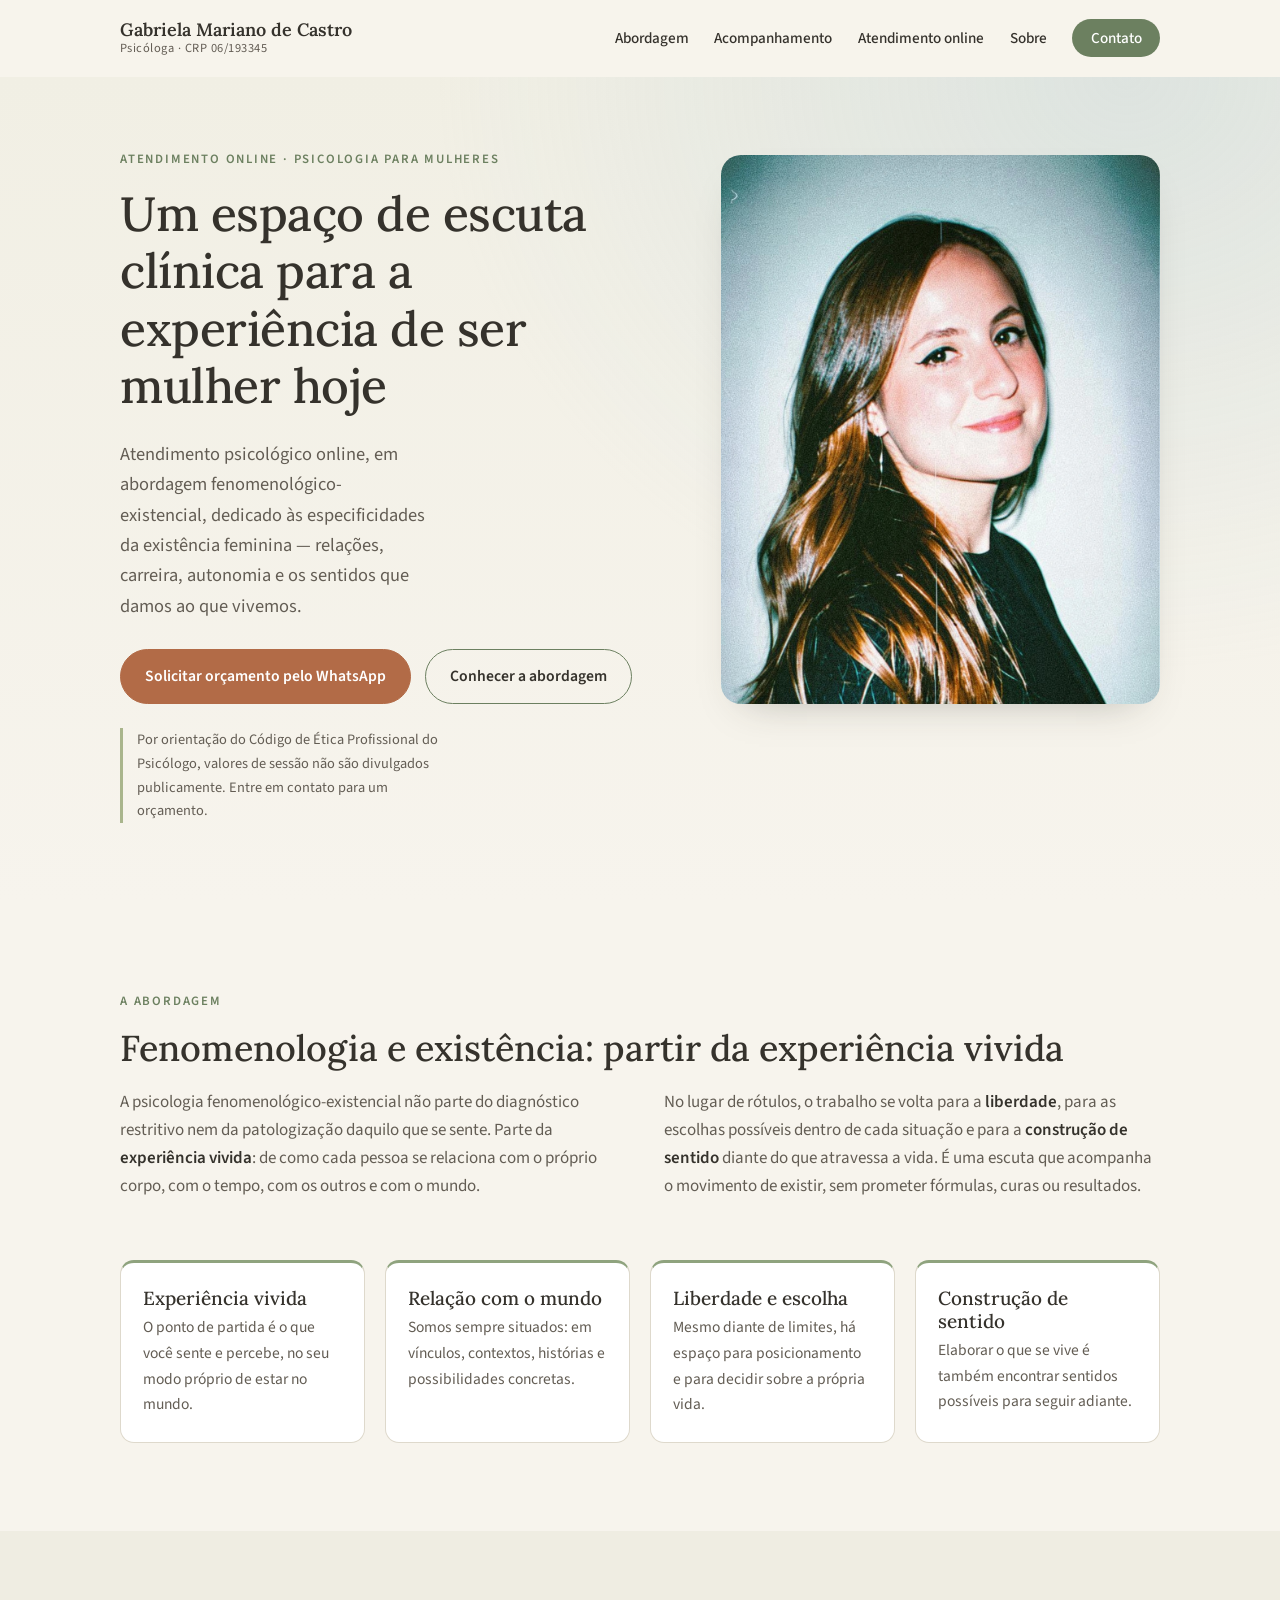
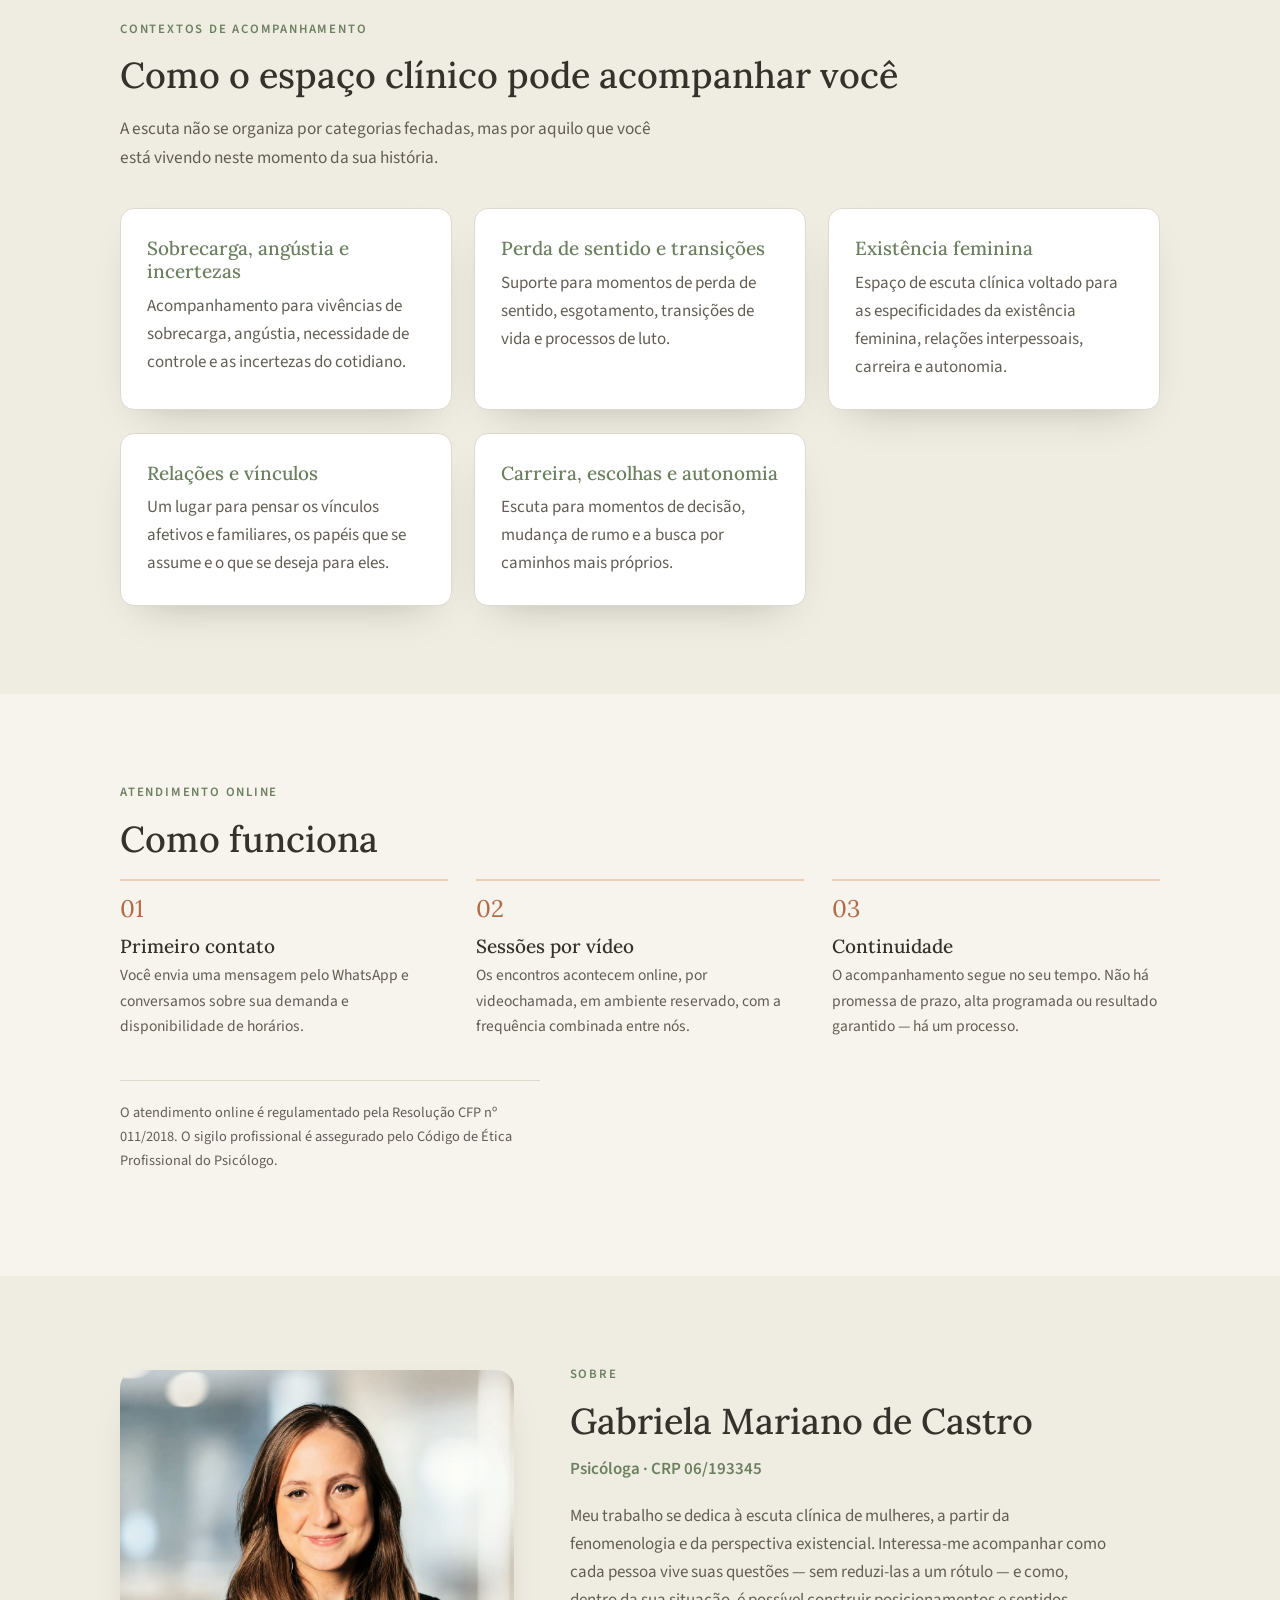
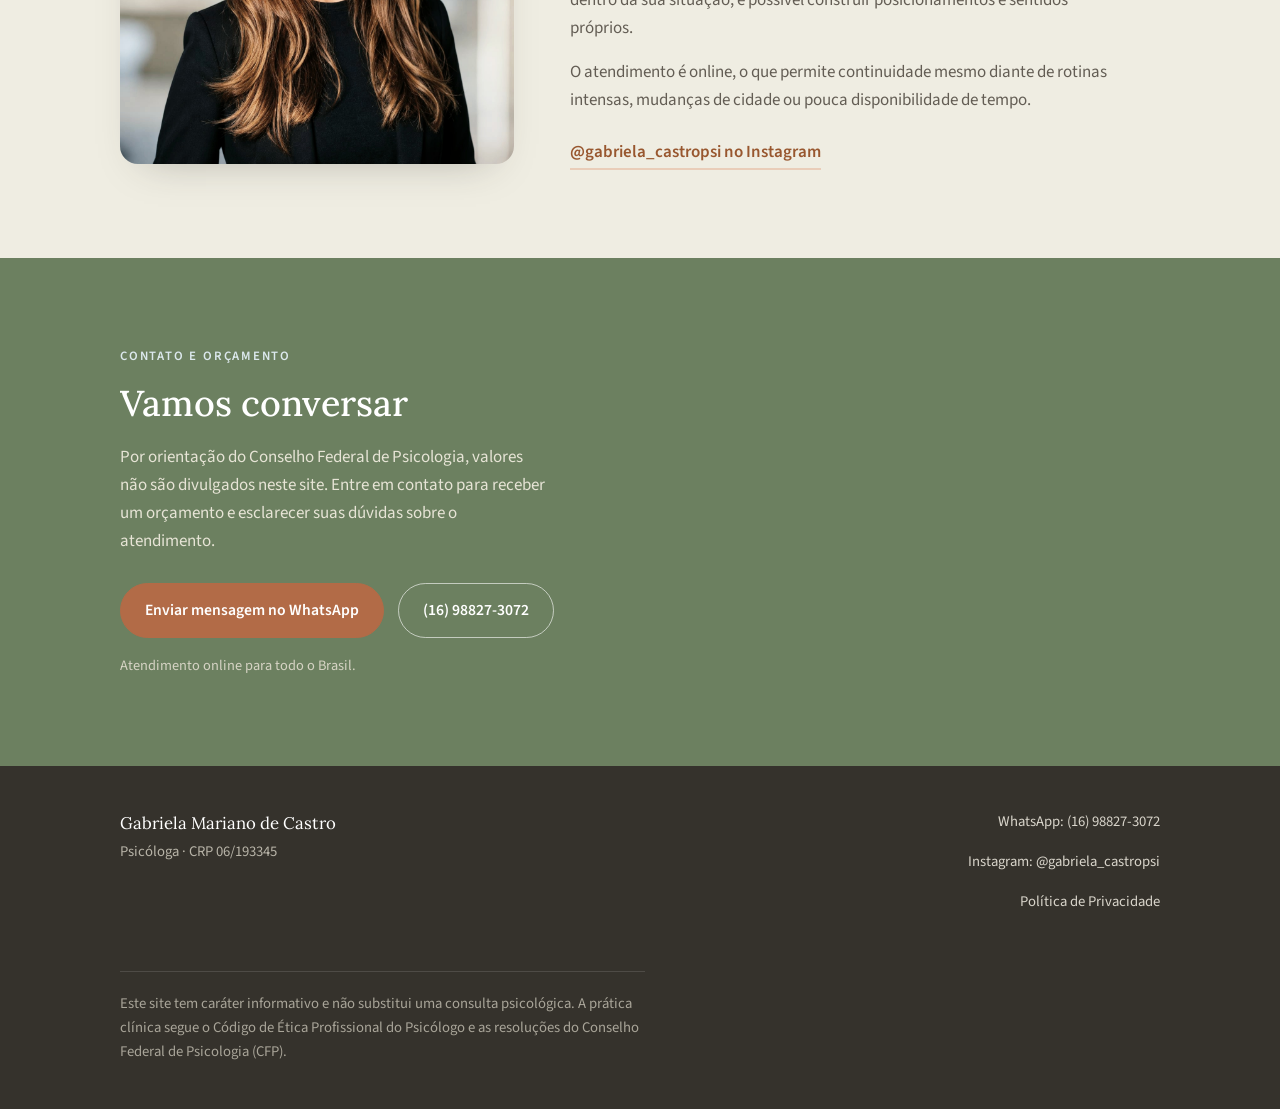
<file: index.html>
<!DOCTYPE html>
<html lang="pt-BR">
<head>
  <meta charset="UTF-8" />
  <meta name="viewport" content="width=device-width, initial-scale=1.0" />
  <title>Gabriela Mariano de Castro | Psicóloga online · Terapia para mulheres</title>
  <meta name="description" content="Terapia online para mulheres com a psicóloga Gabriela Mariano de Castro, em abordagem fenomenológico-existencial. Atendimento psicológico online — um espaço de escuta clínica voltado às especificidades da existência feminina. Entre em contato para orçamento." />
  <meta name="keywords" content="terapia, terapia online, terapia para mulheres, psicóloga online, atendimento online terapia, psicologia fenomenológico-existencial" />

  <meta property="og:title" content="Gabriela Mariano de Castro | Psicóloga online · Terapia para mulheres" />
  <meta property="og:description" content="Terapia online para mulheres, em abordagem fenomenológico-existencial. Atendimento psicológico online com escuta clínica voltada à existência feminina." />
  <meta property="og:type" content="website" />
  <meta property="og:image" content="assets/IMG-20260726-WA0010.jpg" />

  <link rel="preconnect" href="https://fonts.googleapis.com" />
  <link rel="preconnect" href="https://fonts.gstatic.com" crossorigin />
  <link href="https://fonts.googleapis.com/css2?family=Lora:ital,wght@0,400;0,500;0,600;1,400&family=Source+Sans+3:wght@300;400;500;600&display=swap" rel="stylesheet" />
  <link rel="stylesheet" href="styles.css" />
</head>
<body>
  <a class="skip-link" href="#conteudo">Ir para o conteúdo</a>

  <!--
    DADOS OBRIGATÓRIOS (Resolução CFP nº 011/2018, Art. 20)
    Nome completo: Gabriela Mariano de Castro
    Registro: CRP 06/193345  ← CONFIRME E SUBSTITUA pelo número real de registro, se necessário.
  -->

  <header class="site-header" id="topo">
    <div class="wrap header-inner">
      <a class="brand" href="#topo">
        <span class="brand-name">Gabriela Mariano de Castro</span>
        <span class="brand-role">Psicóloga · CRP 06/193345</span>
      </a>

      <nav class="nav" aria-label="Navegação principal">
        <button class="nav-toggle" aria-expanded="false" aria-controls="menu">
          <span class="nav-toggle-bar"></span>
          <span class="sr-only">Abrir menu</span>
        </button>
        <ul class="nav-list" id="menu">
          <li><a href="#abordagem">Abordagem</a></li>
          <li><a href="#acompanhamento">Acompanhamento</a></li>
          <li><a href="#online">Atendimento online</a></li>
          <li><a href="#sobre">Sobre</a></li>
          <li><a class="nav-cta" href="#contato">Contato</a></li>
        </ul>
      </nav>
    </div>
  </header>

  <main id="conteudo">

    <!-- HERO -->
    <section class="hero">
      <div class="wrap hero-inner">
        <div class="hero-text">
          <p class="eyebrow">Atendimento online · Psicologia para mulheres</p>
          <h1>Um espaço de escuta clínica para a experiência de ser mulher hoje</h1>
          <p class="lead">
            Atendimento psicológico online, em abordagem fenomenológico-existencial,
            dedicado às especificidades da existência feminina — relações,
            carreira, autonomia e os sentidos que damos ao que vivemos.
          </p>
          <div class="hero-actions">
            <a class="btn btn-primary" href="https://wa.me/5516988273072?text=Ol%C3%A1%2C%20Gabriela.%20Vim%20pelo%20site%20e%20gostaria%20de%20solicitar%20um%20or%C3%A7amento%20para%20atendimento%20online." target="_blank" rel="noopener">
              Solicitar orçamento pelo WhatsApp
            </a>
            <a class="btn btn-ghost" href="#abordagem">Conhecer a abordagem</a>
          </div>
          <p class="hero-note">
            Por orientação do Código de Ética Profissional do Psicólogo, valores de
            sessão não são divulgados publicamente. Entre em contato para um orçamento.
          </p>
        </div>

        <figure class="hero-figure">
          <img src="assets/1000076072.jpg" alt="Retrato de Gabriela Mariano de Castro, psicóloga" />
        </figure>
      </div>
    </section>

    <!-- ABORDAGEM -->
    <section class="section" id="abordagem">
      <div class="wrap">
        <p class="eyebrow">A abordagem</p>
        <h2>Fenomenologia e existência: partir da experiência vivida</h2>
        <div class="prose two-col">
          <p>
            A psicologia fenomenológico-existencial não parte do diagnóstico restritivo
            nem da patologização daquilo que se sente. Parte da <strong>experiência vivida</strong>:
            de como cada pessoa se relaciona com o próprio corpo, com o tempo, com os
            outros e com o mundo.
          </p>
          <p>
            No lugar de rótulos, o trabalho se volta para a <strong>liberdade</strong>, para as
            escolhas possíveis dentro de cada situação e para a <strong>construção de sentido</strong>
            diante do que atravessa a vida. É uma escuta que acompanha o movimento de
            existir, sem prometer fórmulas, curas ou resultados.
          </p>
        </div>

        <ul class="pillars">
          <li>
            <h3>Experiência vivida</h3>
            <p>O ponto de partida é o que você sente e percebe, no seu modo próprio de estar no mundo.</p>
          </li>
          <li>
            <h3>Relação com o mundo</h3>
            <p>Somos sempre situados: em vínculos, contextos, histórias e possibilidades concretas.</p>
          </li>
          <li>
            <h3>Liberdade e escolha</h3>
            <p>Mesmo diante de limites, há espaço para posicionamento e para decidir sobre a própria vida.</p>
          </li>
          <li>
            <h3>Construção de sentido</h3>
            <p>Elaborar o que se vive é também encontrar sentidos possíveis para seguir adiante.</p>
          </li>
        </ul>
      </div>
    </section>

    <!-- ACOMPANHAMENTO -->
    <section class="section section-alt" id="acompanhamento">
      <div class="wrap">
        <p class="eyebrow">Contextos de acompanhamento</p>
        <h2>Como o espaço clínico pode acompanhar você</h2>
        <p class="section-intro">
          A escuta não se organiza por categorias fechadas, mas por aquilo que você
          está vivendo neste momento da sua história.
        </p>

        <div class="cards">
          <article class="card">
            <h3>Sobrecarga, angústia e incertezas</h3>
            <p>
              Acompanhamento para vivências de sobrecarga, angústia, necessidade de
              controle e as incertezas do cotidiano.
            </p>
          </article>

          <article class="card">
            <h3>Perda de sentido e transições</h3>
            <p>
              Suporte para momentos de perda de sentido, esgotamento, transições de
              vida e processos de luto.
            </p>
          </article>

          <article class="card">
            <h3>Existência feminina</h3>
            <p>
              Espaço de escuta clínica voltado para as especificidades da existência
              feminina, relações interpessoais, carreira e autonomia.
            </p>
          </article>

          <article class="card">
            <h3>Relações e vínculos</h3>
            <p>
              Um lugar para pensar os vínculos afetivos e familiares, os papéis que se
              assume e o que se deseja para eles.
            </p>
          </article>

          <article class="card">
            <h3>Carreira, escolhas e autonomia</h3>
            <p>
              Escuta para momentos de decisão, mudança de rumo e a busca por caminhos
              mais próprios.
            </p>
          </article>
        </div>
      </div>
    </section>

    <!-- ATENDIMENTO ONLINE -->
    <section class="section" id="online">
      <div class="wrap">
        <p class="eyebrow">Atendimento online</p>
        <h2>Como funciona</h2>
        <div class="steps">
          <div class="step">
            <span class="step-num">01</span>
            <h3>Primeiro contato</h3>
            <p>Você envia uma mensagem pelo WhatsApp e conversamos sobre sua demanda e disponibilidade de horários.</p>
          </div>
          <div class="step">
            <span class="step-num">02</span>
            <h3>Sessões por vídeo</h3>
            <p>Os encontros acontecem online, por videochamada, em ambiente reservado, com a frequência combinada entre nós.</p>
          </div>
          <div class="step">
            <span class="step-num">03</span>
            <h3>Continuidade</h3>
            <p>O acompanhamento segue no seu tempo. Não há promessa de prazo, alta programada ou resultado garantido — há um processo.</p>
          </div>
        </div>
        <p class="section-note">
          O atendimento online é regulamentado pela Resolução CFP nº 011/2018.
          O sigilo profissional é assegurado pelo Código de Ética Profissional do Psicólogo.
        </p>
      </div>
    </section>

    <!-- SOBRE -->
    <section class="section section-alt" id="sobre">
      <div class="wrap sobre-inner">
        <figure class="sobre-figure">
          <img src="assets/IMG-20260726-WA0010.jpg" alt="Gabriela Mariano de Castro, psicóloga" />
        </figure>
        <div class="sobre-text">
          <p class="eyebrow">Sobre</p>
          <h2>Gabriela Mariano de Castro</h2>
          <p class="sobre-crp">Psicóloga · CRP 06/193345</p>
          <div class="prose">
            <p>
              Meu trabalho se dedica à escuta clínica de mulheres, a partir da
              fenomenologia e da perspectiva existencial. Interessa-me acompanhar
              como cada pessoa vive suas questões — sem reduzi-las a um rótulo — e
              como, dentro da sua situação, é possível construir posicionamentos e
              sentidos próprios.
            </p>
            <p>
              O atendimento é online, o que permite continuidade mesmo diante de
              rotinas intensas, mudanças de cidade ou pouca disponibilidade de tempo.
            </p>
          </div>
          <a class="link-inline" href="https://www.instagram.com/gabriela_castropsi" target="_blank" rel="noopener">
            @gabriela_castropsi no Instagram
          </a>
        </div>
      </div>
    </section>

    <!-- CONTATO -->
    <section class="section contato" id="contato">
      <div class="wrap contato-inner">
        <p class="eyebrow">Contato e orçamento</p>
        <h2>Vamos conversar</h2>
        <p class="contato-lead">
          Por orientação do Conselho Federal de Psicologia, valores não são
          divulgados neste site. Entre em contato para receber um orçamento e
          esclarecer suas dúvidas sobre o atendimento.
        </p>
        <div class="contato-actions">
          <a class="btn btn-primary" href="https://wa.me/5516988273072?text=Ol%C3%A1%2C%20Gabriela.%20Vim%20pelo%20site%20e%20gostaria%20de%20solicitar%20um%20or%C3%A7amento%20para%20atendimento%20online." target="_blank" rel="noopener">
            Enviar mensagem no WhatsApp
          </a>
          <a class="btn btn-ghost" href="tel:+5516988273072">(16) 98827-3072</a>
        </div>
        <p class="contato-note">Atendimento online para todo o Brasil.</p>
      </div>
    </section>
  </main>

  <footer class="site-footer">
    <div class="wrap footer-inner">
      <div>
        <p class="footer-name">Gabriela Mariano de Castro</p>
        <p class="footer-crp">Psicóloga · CRP 06/193345</p>
      </div>
      <div class="footer-contact">
        <p><a href="https://wa.me/5516988273072" target="_blank" rel="noopener">WhatsApp: (16) 98827-3072</a></p>
        <p><a href="https://www.instagram.com/gabriela_castropsi" target="_blank" rel="noopener">Instagram: @gabriela_castropsi</a></p>
        <p><a href="politica-de-privacidade.html">Política de Privacidade</a></p>
      </div>
      <p class="footer-disclaimer">
        Este site tem caráter informativo e não substitui uma consulta psicológica.
        A prática clínica segue o Código de Ética Profissional do Psicólogo e as
        resoluções do Conselho Federal de Psicologia (CFP).
      </p>
    </div>
  </footer>

  <script src="script.js"></script>
</body>
</html>
</file>
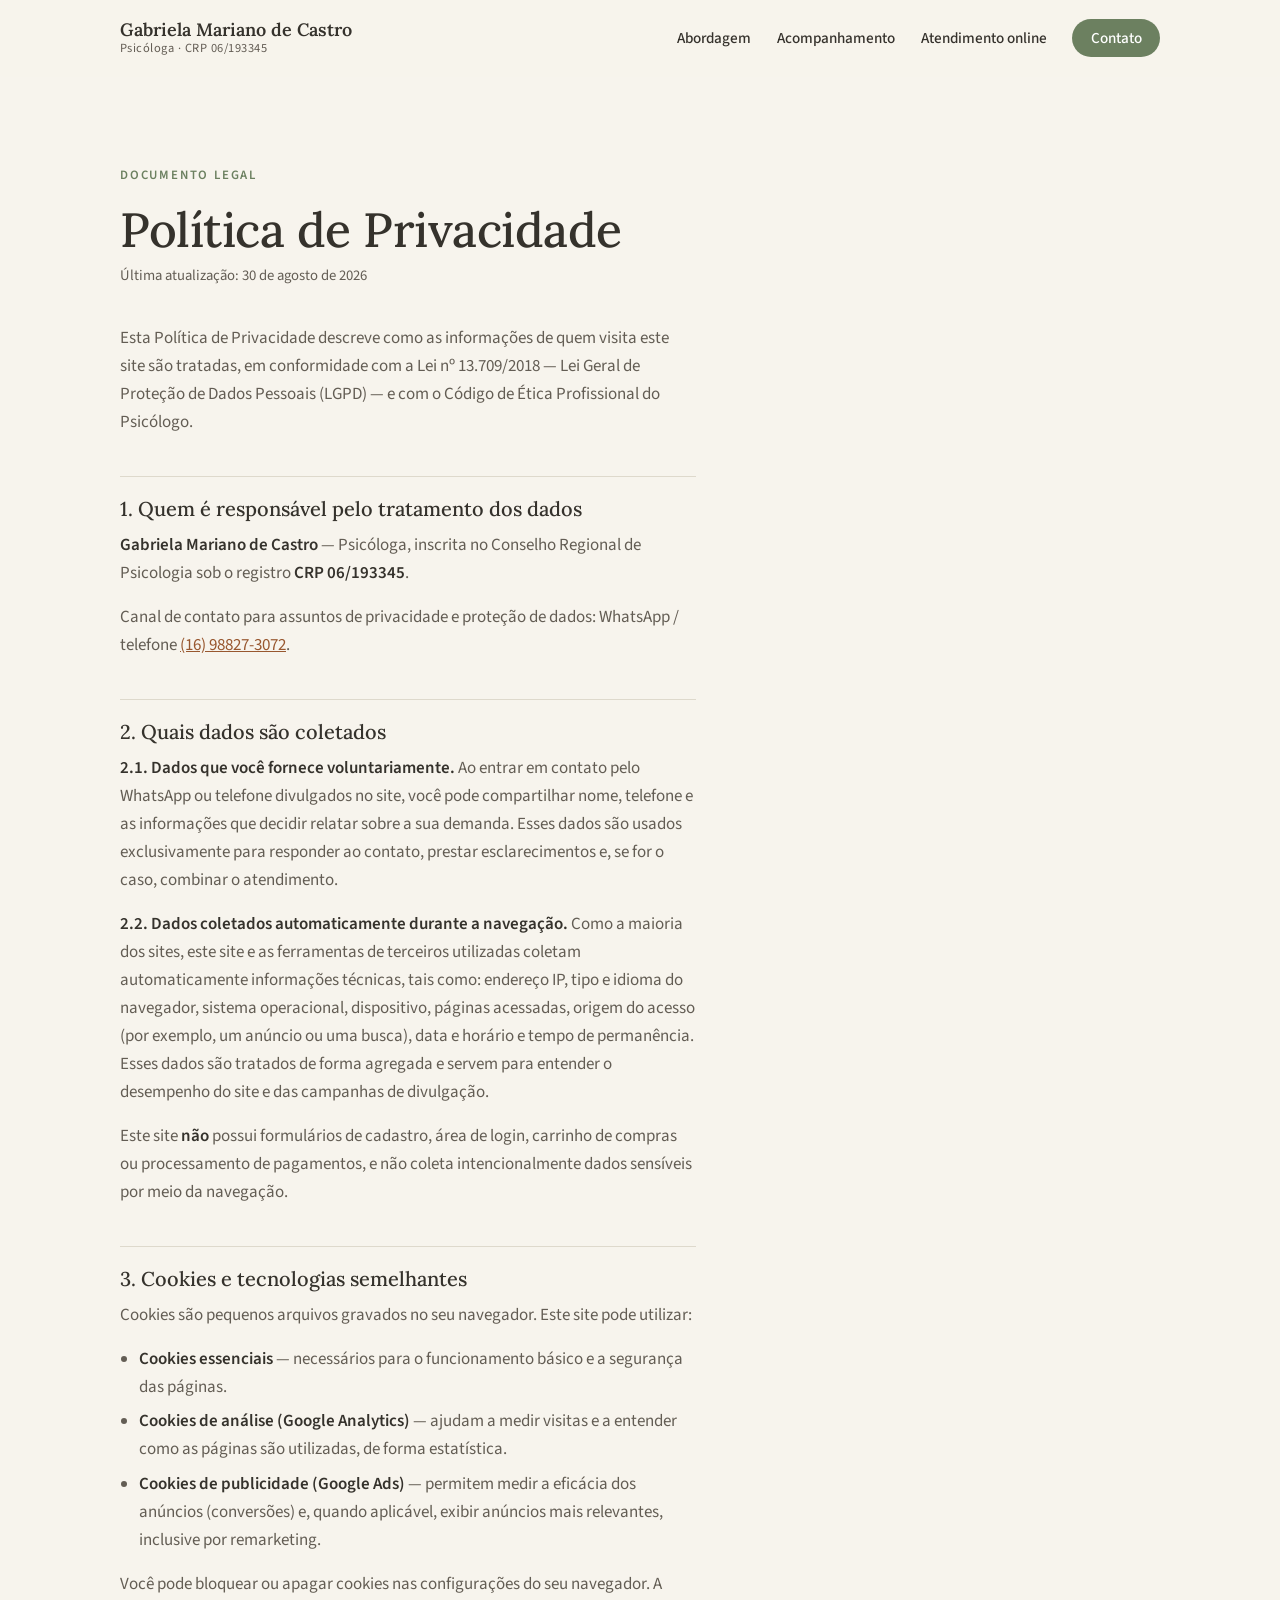
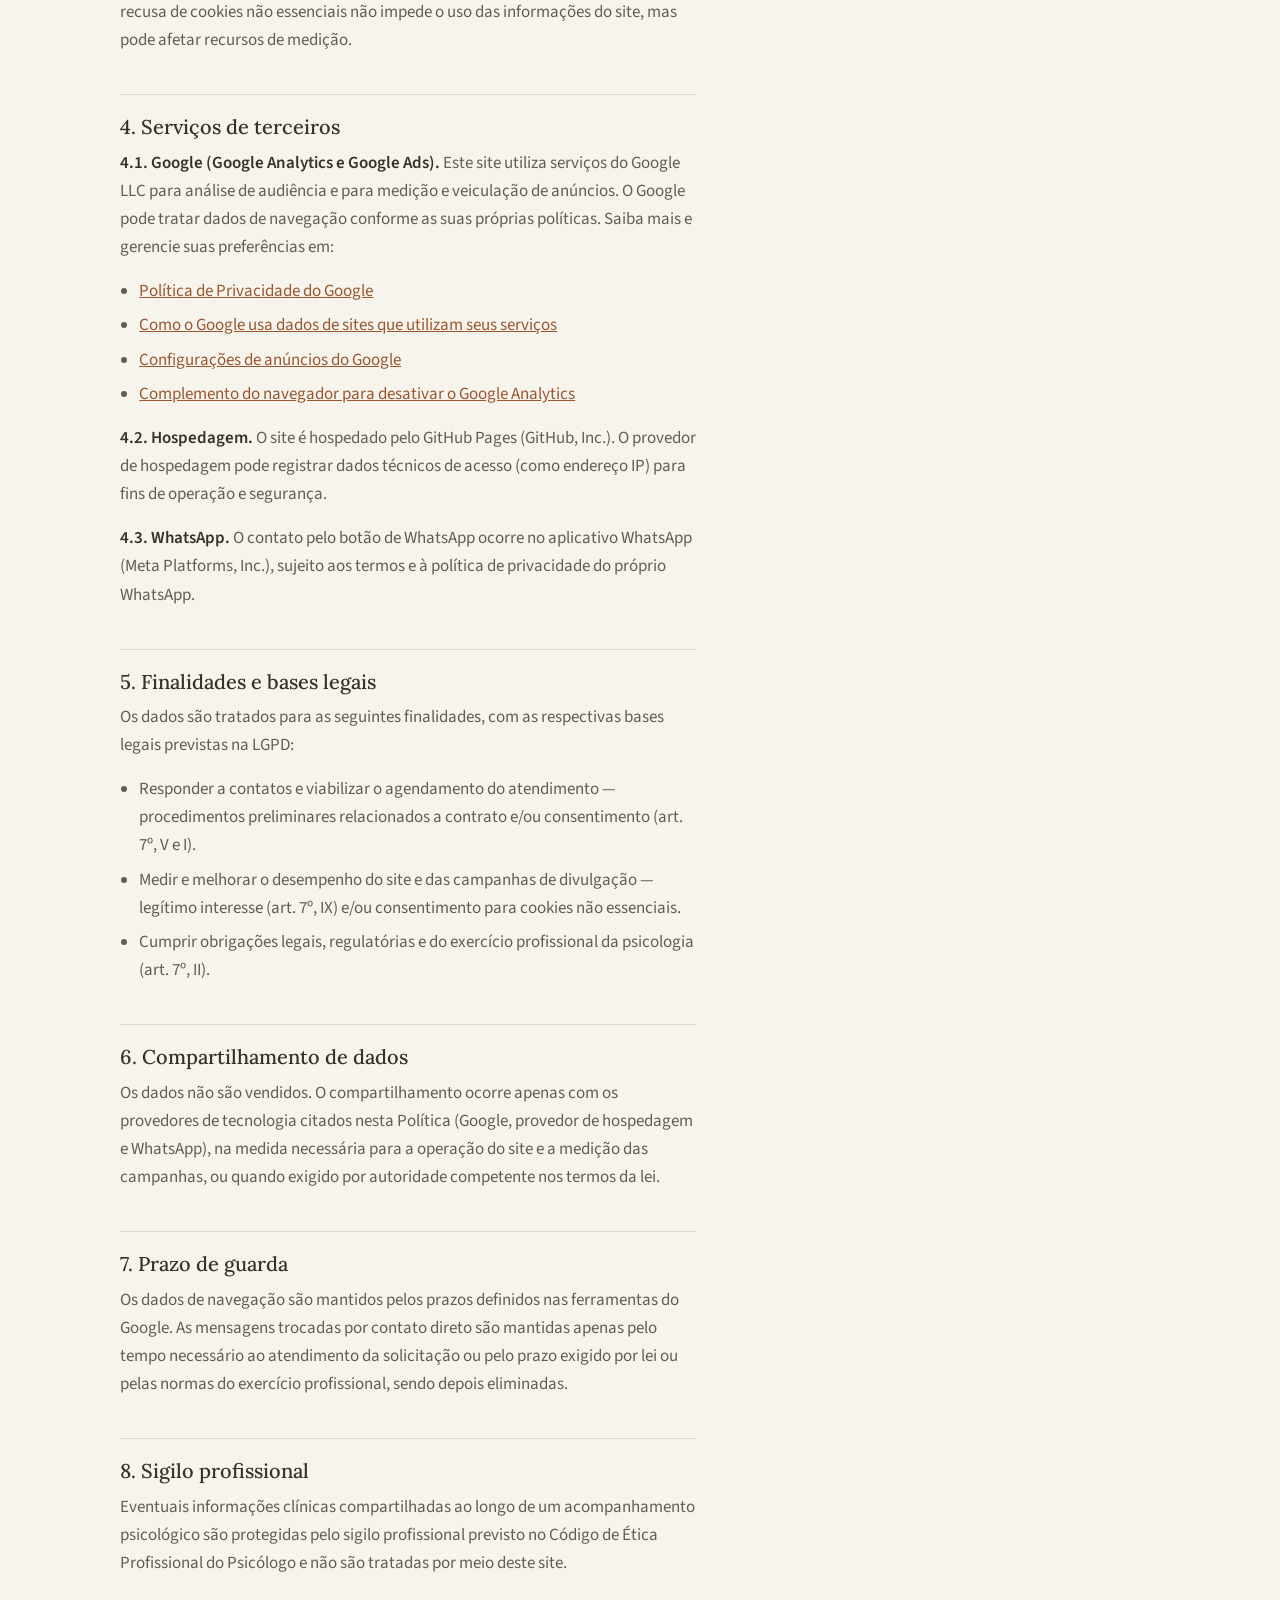
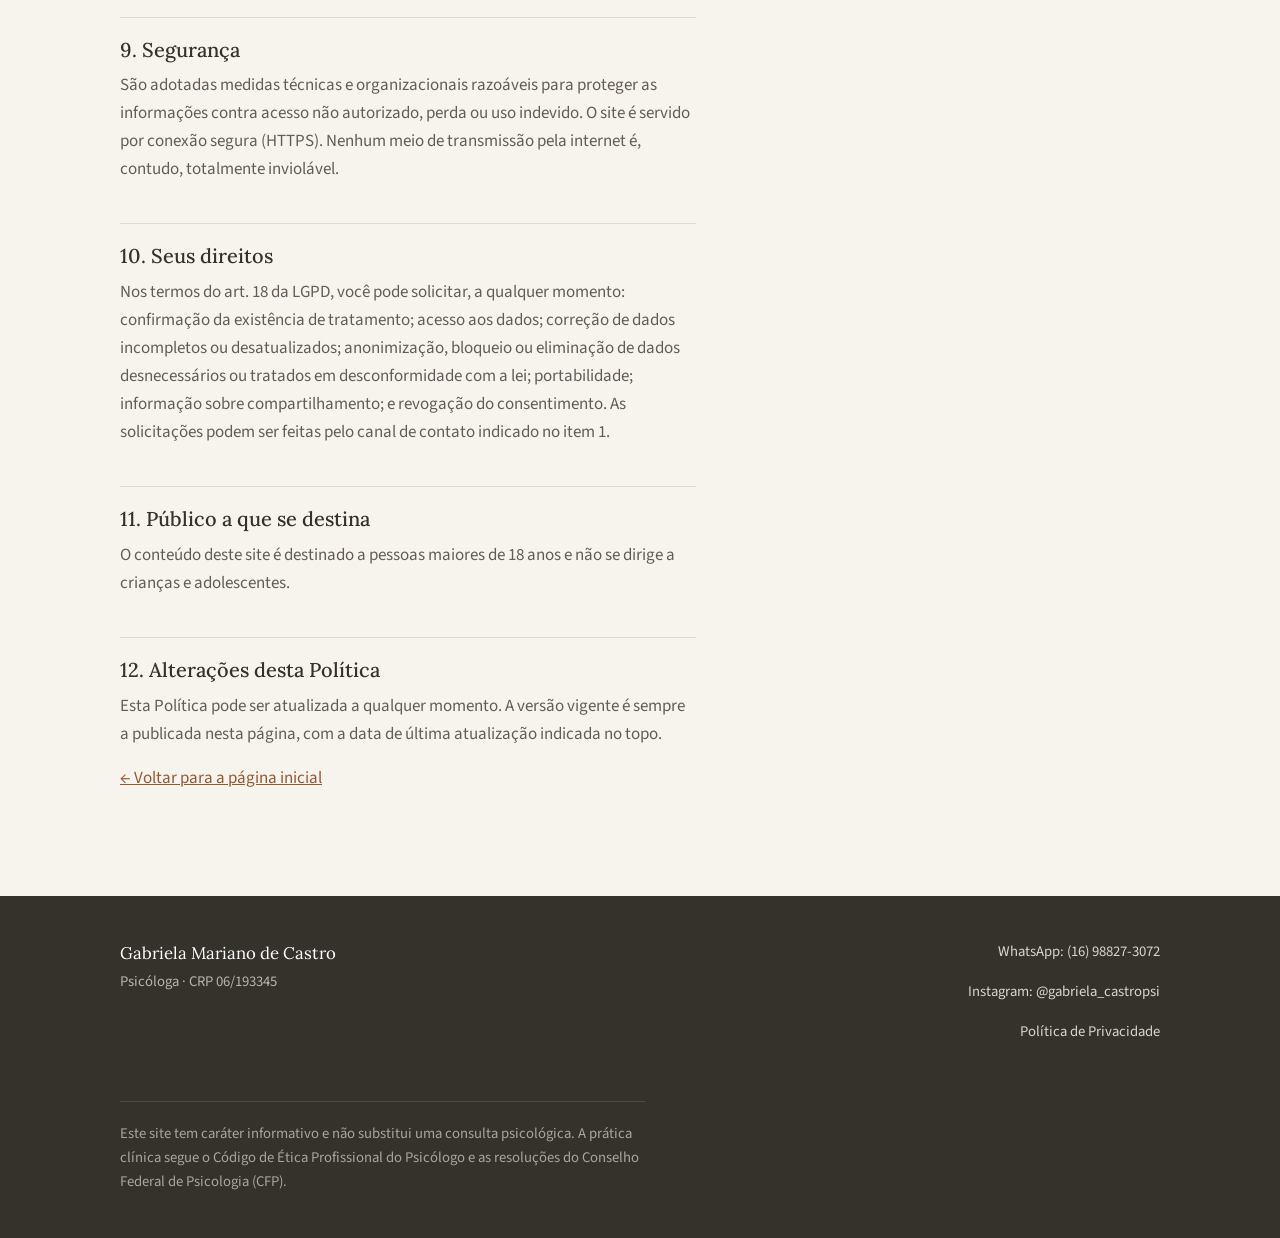
<file: politica-de-privacidade.html>
<!DOCTYPE html>
<html lang="pt-BR">
<head>
  <meta charset="UTF-8" />
  <meta name="viewport" content="width=device-width, initial-scale=1.0" />
  <title>Política de Privacidade | Gabriela Mariano de Castro · Psicologia</title>
  <meta name="description" content="Política de Privacidade do site de Gabriela Mariano de Castro (CRP 06/193345): como os dados de navegação e de contato são tratados, uso de cookies, Google Analytics e Google Ads, e seus direitos conforme a LGPD." />
  <meta name="robots" content="index, follow" />

  <link rel="preconnect" href="https://fonts.googleapis.com" />
  <link rel="preconnect" href="https://fonts.gstatic.com" crossorigin />
  <link href="https://fonts.googleapis.com/css2?family=Lora:ital,wght@0,400;0,500;0,600;1,400&family=Source+Sans+3:wght@300;400;500;600&display=swap" rel="stylesheet" />
  <link rel="stylesheet" href="styles.css" />
</head>
<body>
  <a class="skip-link" href="#conteudo">Ir para o conteúdo</a>

  <header class="site-header is-scrolled" id="topo">
    <div class="wrap header-inner">
      <a class="brand" href="index.html">
        <span class="brand-name">Gabriela Mariano de Castro</span>
        <span class="brand-role">Psicóloga · CRP 06/193345</span>
      </a>
      <nav class="nav" aria-label="Navegação principal">
        <ul class="nav-list" id="menu">
          <li><a href="index.html#abordagem">Abordagem</a></li>
          <li><a href="index.html#acompanhamento">Acompanhamento</a></li>
          <li><a href="index.html#online">Atendimento online</a></li>
          <li><a class="nav-cta" href="index.html#contato">Contato</a></li>
        </ul>
      </nav>
    </div>
  </header>

  <main id="conteudo">
    <section class="section legal">
      <div class="wrap">
        <p class="eyebrow">Documento legal</p>
        <h1>Política de Privacidade</h1>
        <p class="legal-updated">Última atualização: 30 de agosto de 2026</p>

        <div class="prose legal-body">
          <p>
            Esta Política de Privacidade descreve como as informações de quem visita
            este site são tratadas, em conformidade com a Lei nº 13.709/2018 — Lei
            Geral de Proteção de Dados Pessoais (LGPD) — e com o Código de Ética
            Profissional do Psicólogo.
          </p>

          <h2>1. Quem é responsável pelo tratamento dos dados</h2>
          <p>
            <strong>Gabriela Mariano de Castro</strong> — Psicóloga, inscrita no
            Conselho Regional de Psicologia sob o registro <strong>CRP 06/193345</strong>.
          </p>
          <p>
            Canal de contato para assuntos de privacidade e proteção de dados:
            WhatsApp / telefone <a href="https://wa.me/5516988273072" target="_blank" rel="noopener">(16) 98827-3072</a>.
          </p>

          <h2>2. Quais dados são coletados</h2>
          <p><strong>2.1. Dados que você fornece voluntariamente.</strong> Ao entrar
          em contato pelo WhatsApp ou telefone divulgados no site, você pode
          compartilhar nome, telefone e as informações que decidir relatar sobre a
          sua demanda. Esses dados são usados exclusivamente para responder ao
          contato, prestar esclarecimentos e, se for o caso, combinar o atendimento.</p>

          <p><strong>2.2. Dados coletados automaticamente durante a navegação.</strong>
          Como a maioria dos sites, este site e as ferramentas de terceiros
          utilizadas coletam automaticamente informações técnicas, tais como:
          endereço IP, tipo e idioma do navegador, sistema operacional, dispositivo,
          páginas acessadas, origem do acesso (por exemplo, um anúncio ou uma busca),
          data e horário e tempo de permanência. Esses dados são tratados de forma
          agregada e servem para entender o desempenho do site e das campanhas de
          divulgação.</p>

          <p>Este site <strong>não</strong> possui formulários de cadastro, área de
          login, carrinho de compras ou processamento de pagamentos, e não coleta
          intencionalmente dados sensíveis por meio da navegação.</p>

          <h2>3. Cookies e tecnologias semelhantes</h2>
          <p>Cookies são pequenos arquivos gravados no seu navegador. Este site pode
          utilizar:</p>
          <ul>
            <li><strong>Cookies essenciais</strong> — necessários para o funcionamento
            básico e a segurança das páginas.</li>
            <li><strong>Cookies de análise (Google Analytics)</strong> — ajudam a
            medir visitas e a entender como as páginas são utilizadas, de forma
            estatística.</li>
            <li><strong>Cookies de publicidade (Google Ads)</strong> — permitem medir
            a eficácia dos anúncios (conversões) e, quando aplicável, exibir anúncios
            mais relevantes, inclusive por remarketing.</li>
          </ul>
          <p>Você pode bloquear ou apagar cookies nas configurações do seu navegador.
          A recusa de cookies não essenciais não impede o uso das informações do site,
          mas pode afetar recursos de medição.</p>

          <h2>4. Serviços de terceiros</h2>
          <p><strong>4.1. Google (Google Analytics e Google Ads).</strong> Este site
          utiliza serviços do Google LLC para análise de audiência e para medição e
          veiculação de anúncios. O Google pode tratar dados de navegação conforme as
          suas próprias políticas. Saiba mais e gerencie suas preferências em:</p>
          <ul>
            <li><a href="https://policies.google.com/privacy?hl=pt-BR" target="_blank" rel="noopener">Política de Privacidade do Google</a></li>
            <li><a href="https://policies.google.com/technologies/partner-sites?hl=pt-BR" target="_blank" rel="noopener">Como o Google usa dados de sites que utilizam seus serviços</a></li>
            <li><a href="https://myadcenter.google.com/" target="_blank" rel="noopener">Configurações de anúncios do Google</a></li>
            <li><a href="https://tools.google.com/dlpage/gaoptout" target="_blank" rel="noopener">Complemento do navegador para desativar o Google Analytics</a></li>
          </ul>
          <p><strong>4.2. Hospedagem.</strong> O site é hospedado pelo GitHub Pages
          (GitHub, Inc.). O provedor de hospedagem pode registrar dados técnicos de
          acesso (como endereço IP) para fins de operação e segurança.</p>
          <p><strong>4.3. WhatsApp.</strong> O contato pelo botão de WhatsApp ocorre no
          aplicativo WhatsApp (Meta Platforms, Inc.), sujeito aos termos e à política
          de privacidade do próprio WhatsApp.</p>

          <h2>5. Finalidades e bases legais</h2>
          <p>Os dados são tratados para as seguintes finalidades, com as respectivas
          bases legais previstas na LGPD:</p>
          <ul>
            <li>Responder a contatos e viabilizar o agendamento do atendimento —
            procedimentos preliminares relacionados a contrato e/ou consentimento
            (art. 7º, V e I).</li>
            <li>Medir e melhorar o desempenho do site e das campanhas de divulgação —
            legítimo interesse (art. 7º, IX) e/ou consentimento para cookies não
            essenciais.</li>
            <li>Cumprir obrigações legais, regulatórias e do exercício profissional da
            psicologia (art. 7º, II).</li>
          </ul>

          <h2>6. Compartilhamento de dados</h2>
          <p>Os dados não são vendidos. O compartilhamento ocorre apenas com os
          provedores de tecnologia citados nesta Política (Google, provedor de
          hospedagem e WhatsApp), na medida necessária para a operação do site e a
          medição das campanhas, ou quando exigido por autoridade competente nos
          termos da lei.</p>

          <h2>7. Prazo de guarda</h2>
          <p>Os dados de navegação são mantidos pelos prazos definidos nas ferramentas
          do Google. As mensagens trocadas por contato direto são mantidas apenas pelo
          tempo necessário ao atendimento da solicitação ou pelo prazo exigido por lei
          ou pelas normas do exercício profissional, sendo depois eliminadas.</p>

          <h2>8. Sigilo profissional</h2>
          <p>Eventuais informações clínicas compartilhadas ao longo de um
          acompanhamento psicológico são protegidas pelo sigilo profissional previsto
          no Código de Ética Profissional do Psicólogo e não são tratadas por meio
          deste site.</p>

          <h2>9. Segurança</h2>
          <p>São adotadas medidas técnicas e organizacionais razoáveis para proteger
          as informações contra acesso não autorizado, perda ou uso indevido. O site é
          servido por conexão segura (HTTPS). Nenhum meio de transmissão pela internet
          é, contudo, totalmente inviolável.</p>

          <h2>10. Seus direitos</h2>
          <p>Nos termos do art. 18 da LGPD, você pode solicitar, a qualquer momento:
          confirmação da existência de tratamento; acesso aos dados; correção de dados
          incompletos ou desatualizados; anonimização, bloqueio ou eliminação de dados
          desnecessários ou tratados em desconformidade com a lei; portabilidade;
          informação sobre compartilhamento; e revogação do consentimento. As
          solicitações podem ser feitas pelo canal de contato indicado no item 1.</p>

          <h2>11. Público a que se destina</h2>
          <p>O conteúdo deste site é destinado a pessoas maiores de 18 anos e não se
          dirige a crianças e adolescentes.</p>

          <h2>12. Alterações desta Política</h2>
          <p>Esta Política pode ser atualizada a qualquer momento. A versão vigente é
          sempre a publicada nesta página, com a data de última atualização indicada
          no topo.</p>

          <p><a href="index.html">← Voltar para a página inicial</a></p>
        </div>
      </div>
    </section>
  </main>

  <footer class="site-footer">
    <div class="wrap footer-inner">
      <div>
        <p class="footer-name">Gabriela Mariano de Castro</p>
        <p class="footer-crp">Psicóloga · CRP 06/193345</p>
      </div>
      <div class="footer-contact">
        <p><a href="https://wa.me/5516988273072" target="_blank" rel="noopener">WhatsApp: (16) 98827-3072</a></p>
        <p><a href="https://www.instagram.com/gabriela_castropsi" target="_blank" rel="noopener">Instagram: @gabriela_castropsi</a></p>
        <p><a href="politica-de-privacidade.html">Política de Privacidade</a></p>
      </div>
      <p class="footer-disclaimer">
        Este site tem caráter informativo e não substitui uma consulta psicológica.
        A prática clínica segue o Código de Ética Profissional do Psicólogo e as
        resoluções do Conselho Federal de Psicologia (CFP).
      </p>
    </div>
  </footer>

  <script src="script.js"></script>
</body>
</html>
</file>
<file: styles.css>
/* =========================================================
   Gabriela Mariano de Castro — Psicologia
   Paleta: sage / verde musgo · azul pastel · terracota
   Tipografia: Lora (títulos) + Source Sans 3 (texto)
   ========================================================= */

:root {
  --bg:            #F7F4ED;
  --surface:       #FFFFFF;
  --surface-alt:   #EFEDE2;

  --sage:          #8FA37E;   /* sage green */
  --sage-deep:     #6C8060;   /* verde musgo suave */
  --olive:         #A9B58C;   /* verde oliva claro */

  --blue:          #A9C6D4;   /* azul pastel */
  --blue-soft:     #DCE8ED;

  --terracotta:      #B26B47; /* terracota / laranja amarronzado */
  --terracotta-deep: #98572F;
  --terracotta-soft: #E9CDB9;

  --ink:      #35322C;
  --muted:    #635D54;
  --line:     #DED9CC;

  --maxw: 1120px;
  --radius: 14px;
  --shadow: 0 18px 40px -24px rgba(53, 50, 44, 0.35);

  --font-head: "Lora", Georgia, "Times New Roman", serif;
  --font-body: "Source Sans 3", -apple-system, BlinkMacSystemFont, "Segoe UI", Roboto, Helvetica, Arial, sans-serif;
}

/* ---------- Reset-ish ---------- */
*, *::before, *::after { box-sizing: border-box; }
html { scroll-behavior: smooth; scroll-padding-top: 96px; }
body {
  margin: 0;
  background: var(--bg);
  color: var(--ink);
  font-family: var(--font-body);
  font-size: 1.0625rem;
  line-height: 1.65;
  font-weight: 400;
  -webkit-font-smoothing: antialiased;
}
img { max-width: 100%; display: block; }
a { color: var(--terracotta-deep); }

h1, h2, h3 {
  font-family: var(--font-head);
  font-weight: 500;
  line-height: 1.2;
  color: var(--ink);
  margin: 0 0 0.5em;
}
h1 { font-size: clamp(2rem, 4.6vw, 3rem); letter-spacing: -0.01em; }
h2 { font-size: clamp(1.6rem, 3.4vw, 2.25rem); }
h3 { font-size: 1.185rem; }

p { margin: 0 0 1rem; }

.wrap { width: 100%; max-width: var(--maxw); margin: 0 auto; padding: 0 clamp(1.25rem, 4vw, 2.5rem); }

.sr-only {
  position: absolute; width: 1px; height: 1px; padding: 0; margin: -1px;
  overflow: hidden; clip: rect(0 0 0 0); white-space: nowrap; border: 0;
}
.skip-link {
  position: absolute; left: -999px; top: 0; z-index: 100;
  background: var(--ink); color: #fff; padding: 0.6rem 1rem; border-radius: 0 0 8px 0;
}
.skip-link:focus { left: 0; }

.eyebrow {
  font-size: 0.8rem;
  font-weight: 600;
  letter-spacing: 0.14em;
  text-transform: uppercase;
  color: var(--sage-deep);
  margin: 0 0 0.9rem;
}

/* ---------- Header ---------- */
.site-header {
  position: sticky; top: 0; z-index: 50;
  background: rgba(247, 244, 237, 0.85);
  backdrop-filter: saturate(1.4) blur(8px);
  border-bottom: 1px solid transparent;
  transition: border-color .2s ease, background .2s ease;
}
.site-header.is-scrolled {
  border-bottom-color: var(--line);
  background: rgba(247, 244, 237, 0.95);
}
.header-inner {
  display: flex; align-items: center; justify-content: space-between;
  min-height: 76px; gap: 1rem;
}
.brand { display: flex; flex-direction: column; text-decoration: none; line-height: 1.25; }
.brand-name { font-family: var(--font-head); font-size: 1.12rem; color: var(--ink); font-weight: 600; }
.brand-role { font-size: 0.78rem; color: var(--muted); letter-spacing: 0.04em; }

.nav { display: flex; align-items: center; }
.nav-list {
  list-style: none; display: flex; gap: 1.6rem; margin: 0; padding: 0;
  align-items: center;
}
.nav-list a {
  text-decoration: none; color: var(--ink); font-size: 0.95rem; font-weight: 500;
  padding: 0.35rem 0; border-bottom: 2px solid transparent; transition: border-color .15s ease, color .15s ease;
}
.nav-list a:hover { color: var(--sage-deep); border-bottom-color: var(--sage); }
.nav-cta {
  background: var(--sage-deep); color: #fff !important; border-radius: 999px;
  padding: 0.5rem 1.15rem !important; border-bottom: none !important;
}
.nav-cta:hover { background: var(--ink); }

.nav-toggle {
  display: none; width: 44px; height: 44px; border: 1px solid var(--line);
  border-radius: 10px; background: var(--surface); cursor: pointer; position: relative;
}
.nav-toggle-bar, .nav-toggle-bar::before, .nav-toggle-bar::after {
  content: ""; position: absolute; left: 50%; width: 20px; height: 2px;
  background: var(--ink); transform: translateX(-50%); transition: .2s ease;
}
.nav-toggle-bar { top: 50%; margin-top: -1px; }
.nav-toggle-bar::before { top: -6px; }
.nav-toggle-bar::after  { top: 6px; }
.nav-toggle[aria-expanded="true"] .nav-toggle-bar { background: transparent; }
.nav-toggle[aria-expanded="true"] .nav-toggle-bar::before { top: 0; transform: translateX(-50%) rotate(45deg); }
.nav-toggle[aria-expanded="true"] .nav-toggle-bar::after  { top: 0; transform: translateX(-50%) rotate(-45deg); }

/* ---------- Buttons ---------- */
.btn {
  display: inline-block; text-decoration: none; font-weight: 600; font-size: 0.98rem;
  padding: 0.85rem 1.5rem; border-radius: 999px; transition: transform .12s ease, background .18s ease, color .18s ease;
  border: 1.5px solid transparent; text-align: center;
}
.btn:active { transform: translateY(1px); }
.btn-primary { background: var(--terracotta); color: #fff; border-color: var(--terracotta); }
.btn-primary:hover { background: var(--terracotta-deep); border-color: var(--terracotta-deep); }
.btn-ghost { background: transparent; color: var(--ink); border-color: var(--sage-deep); }
.btn-ghost:hover { background: var(--sage-deep); color: #fff; }

/* ---------- Hero ---------- */
.hero {
  background:
    radial-gradient(90% 120% at 88% 0%, rgba(169, 198, 212, 0.28), transparent 60%),
    linear-gradient(180deg, #F1EFE4, var(--bg));
  padding: clamp(2.5rem, 6vw, 4.5rem) 0 clamp(3rem, 7vw, 5rem);
}
.hero-inner {
  display: grid; grid-template-columns: 1.1fr 0.9fr; gap: clamp(2rem, 5vw, 4rem);
  align-items: start;
}
.hero-text .lead {
  font-size: 1.15rem; color: var(--muted); max-width: 34ch; margin-bottom: 1.75rem;
}
.hero-actions { display: flex; flex-wrap: wrap; gap: 0.85rem; margin-bottom: 1.5rem; }
.hero-note {
  font-size: 0.9rem; color: var(--muted); max-width: 46ch; margin: 0;
  padding-left: 0.9rem; border-left: 3px solid var(--olive);
}
.hero-figure {
  margin: 0.35rem 0 0; border-radius: 20px; overflow: hidden; box-shadow: var(--shadow);
}
.hero-figure img { width: 100%; height: 100%; object-fit: cover; object-position: center top; aspect-ratio: 4 / 5; }

/* ---------- Sections ---------- */
.section { padding: clamp(3rem, 7vw, 5.5rem) 0; }
.section-alt { background: var(--surface-alt); }
.section-intro, .section-note {
  color: var(--muted); max-width: 60ch;
}
.section-intro { font-size: 1.08rem; margin-bottom: 2.25rem; }
.section-note {
  font-size: 0.9rem; margin-top: 2.5rem; padding-top: 1.25rem; border-top: 1px solid var(--line);
}

.prose { max-width: 68ch; }
.prose p { color: var(--muted); }
.prose strong { color: var(--ink); font-weight: 600; }
.two-col { max-width: none; }
@media (min-width: 800px) {
  .two-col { columns: 2; column-gap: 3rem; }
  .two-col p { margin-top: 0; break-inside: avoid; }
}

/* ---------- Pillars ---------- */
.pillars {
  list-style: none; margin: 2.75rem 0 0; padding: 0;
  display: grid; grid-template-columns: repeat(auto-fit, minmax(220px, 1fr)); gap: 1.25rem;
}
.pillars li {
  background: var(--surface); border: 1px solid var(--line); border-radius: var(--radius);
  padding: 1.5rem 1.4rem; border-top: 3px solid var(--sage);
}
.pillars h3 { margin-bottom: 0.35rem; }
.pillars p { margin: 0; color: var(--muted); font-size: 0.97rem; }

/* ---------- Cards ---------- */
.cards {
  display: grid; grid-template-columns: repeat(auto-fit, minmax(260px, 1fr)); gap: 1.4rem;
}
.card {
  background: var(--surface); border: 1px solid var(--line); border-radius: var(--radius);
  padding: 1.75rem 1.6rem; box-shadow: var(--shadow);
}
.card h3 { color: var(--sage-deep); margin-bottom: 0.55rem; }
.card p { margin: 0; color: var(--muted); }

/* ---------- Steps ---------- */
.steps {
  display: grid; grid-template-columns: repeat(auto-fit, minmax(240px, 1fr)); gap: 1.75rem;
  margin-top: 1rem;
}
.step { padding-top: 0.5rem; border-top: 2px solid var(--terracotta-soft); }
.step-num {
  font-family: var(--font-head); font-size: 1.5rem; color: var(--terracotta); display: block; margin-bottom: 0.4rem;
}
.step h3 { margin-bottom: 0.35rem; }
.step p { margin: 0; color: var(--muted); font-size: 0.97rem; }

/* ---------- Sobre ---------- */
.sobre-inner {
  display: grid; grid-template-columns: 0.8fr 1.2fr; gap: clamp(2rem, 5vw, 3.5rem); align-items: center;
}
.sobre-figure {
  margin: 0; border-radius: 18px; overflow: hidden; box-shadow: var(--shadow);
}
.sobre-figure img { width: 100%; aspect-ratio: 1 / 1; object-fit: cover; }
.sobre-crp { color: var(--sage-deep); font-weight: 600; margin-top: -0.4rem; margin-bottom: 1.2rem; }
.link-inline {
  display: inline-block; margin-top: 0.5rem; font-weight: 600; text-decoration: none;
  border-bottom: 2px solid var(--terracotta-soft); padding-bottom: 2px;
}
.link-inline:hover { border-bottom-color: var(--terracotta); }

/* ---------- Contato ---------- */
.contato { background: var(--sage-deep); color: #F4F1E8; }
.contato .eyebrow { color: var(--blue-soft); }
.contato h2 { color: #fff; }
.contato-lead { max-width: 54ch; color: #E7E4D6; }
.contato-actions { display: flex; flex-wrap: wrap; gap: 0.85rem; margin: 1.75rem 0 1rem; }
.contato .btn-ghost { color: #fff; border-color: rgba(255,255,255,0.6); }
.contato .btn-ghost:hover { background: #fff; color: var(--sage-deep); }
.contato-note { font-size: 0.9rem; color: #D6D3C4; margin: 0; }

/* ---------- Footer ---------- */
.site-footer { background: var(--ink); color: #D9D5CB; padding: 2.75rem 0; font-size: 0.92rem; }
.footer-inner { display: grid; grid-template-columns: 1fr 1fr; gap: 1.25rem 2rem; }
.footer-name { font-family: var(--font-head); color: #fff; font-size: 1.05rem; margin: 0 0 0.15rem; }
.footer-crp { margin: 0; color: #B8B4A8; }
.footer-contact { text-align: right; }
.footer-contact a { color: #D9D5CB; text-decoration: none; }
.footer-contact a:hover { color: #fff; }
.footer-disclaimer {
  grid-column: 1 / -1; margin: 1.25rem 0 0; padding-top: 1.25rem;
  border-top: 1px solid rgba(255,255,255,0.12); color: #A9A599; max-width: 75ch;
}

/* ---------- Responsive ---------- */
@media (max-width: 860px) {
  .hero-inner { grid-template-columns: 1fr; }
  .hero-figure { order: -1; max-width: 420px; transform: none; }
  .hero-text .lead { max-width: none; }
  .sobre-inner { grid-template-columns: 1fr; }
  .sobre-figure { max-width: 360px; }

  .nav-toggle { display: block; }
  .nav-list {
    position: absolute; top: 76px; left: 0; right: 0;
    flex-direction: column; align-items: stretch; gap: 0;
    background: var(--surface); border-bottom: 1px solid var(--line);
    padding: 0.5rem 1.25rem 1rem; display: none; box-shadow: var(--shadow);
  }
  .nav-list.is-open { display: flex; }
  .nav-list li { border-bottom: 1px solid var(--line); }
  .nav-list li:last-child { border-bottom: none; padding-top: 0.75rem; }
  .nav-list a { display: block; padding: 0.85rem 0; }
  .nav-cta { text-align: center; }
}

@media (max-width: 560px) {
  .footer-inner { grid-template-columns: 1fr; }
  .footer-contact { text-align: left; }
  .btn { width: 100%; }
}

@media (prefers-reduced-motion: reduce) {
  html { scroll-behavior: auto; }
  * { transition: none !important; }
}

/* ---------- Página legal (Política de Privacidade) ---------- */
.legal h1 { margin-bottom: 0.35rem; }
.legal-updated { color: var(--muted); font-size: 0.92rem; margin-bottom: 2.25rem; }
.legal-body { max-width: 72ch; }
.legal-body h2 {
  font-size: 1.25rem; margin-top: 2.5rem; margin-bottom: 0.6rem;
  padding-top: 1.25rem; border-top: 1px solid var(--line);
}
.legal-body p { color: var(--muted); }
.legal-body ul { color: var(--muted); margin: 0 0 1rem; padding-left: 1.2rem; }
.legal-body li { margin-bottom: 0.4rem; }
.legal-body a { overflow-wrap: anywhere; }
</file>
